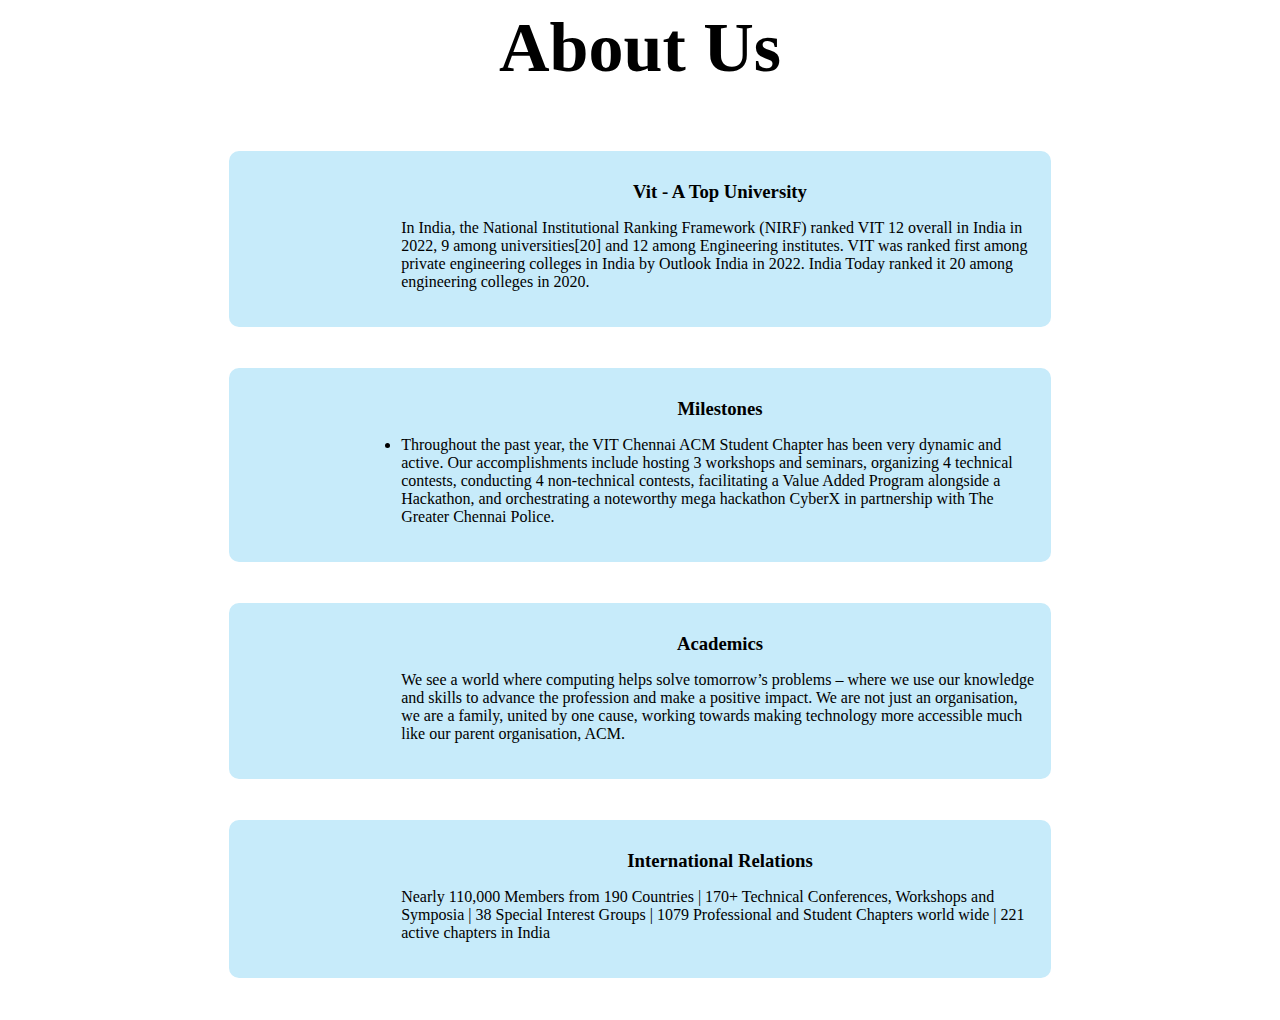
<file: AboutAcm.html>
<!DOCTYPE html>
<html lang="en">
<head>
    <meta charset="UTF-8">
    <meta name="viewport" content="width=device-width, initial-scale=1.0">
    <link rel="stylesheet" href="./css/AboutAcm.css">
    <title>About us</title>
</head>
<body>
    <span class="About">About Us</span>
    <div class="text-box">
        <div class="text">
            <div class="class-row">
                <i class="fa-solid fa-graduation-cap"></i>
                <h3>Vit - A Top University</h3>
                <p> In India, the National Institutional Ranking Framework (NIRF) ranked VIT 12 overall in India in
                    2022, 9 among universities[20] and 12 among Engineering institutes.
                    VIT was ranked first among private engineering colleges in India by Outlook India in 2022.
                    India Today ranked it 20 among engineering colleges in 2020.<br>
                </p>
            </div>
            <div class="class-row">
                <i class="fa-solid fa-trophy"></i>
                <h3>Milestones</h3>
                <p>
                <ul>
                    <li>Throughout the past year, the VIT Chennai ACM Student Chapter has been very dynamic and active. Our accomplishments include hosting 3 workshops and seminars, organizing 4 technical contests, conducting 4 non-technical contests, facilitating a Value Added Program alongside a Hackathon, and orchestrating a noteworthy mega hackathon CyberX in partnership with The Greater Chennai Police. 
                </ul>
                </p>
            </div>
            <div class="class-row">
                <i class="fa-solid fa-calendar-days"></i>
                <h3>Academics</h3>
                <p>
                    We see a world where computing helps solve tomorrow’s problems – where we use our knowledge 
                    and skills to advance the profession and make a positive impact.
                    We are not just an organisation, we are a family, united by one cause, working towards 
                    making technology more accessible much like our parent organisation, ACM.
                </p>
            </div>
            <div class="class-row">
                <i class="fa-solid fa-earth-americas"></i>
                <h3>International Relations</h3>
                <p>
                    Nearly 110,000 Members from 190 Countries | 170+ Technical Conferences, Workshops and Symposia |
                     38 Special Interest Groups | 1079 Professional and Student Chapters world wide | 221 active chapters in India
                </p>
            </div>
        </div>
    </div>
</body>
</html>
</file>
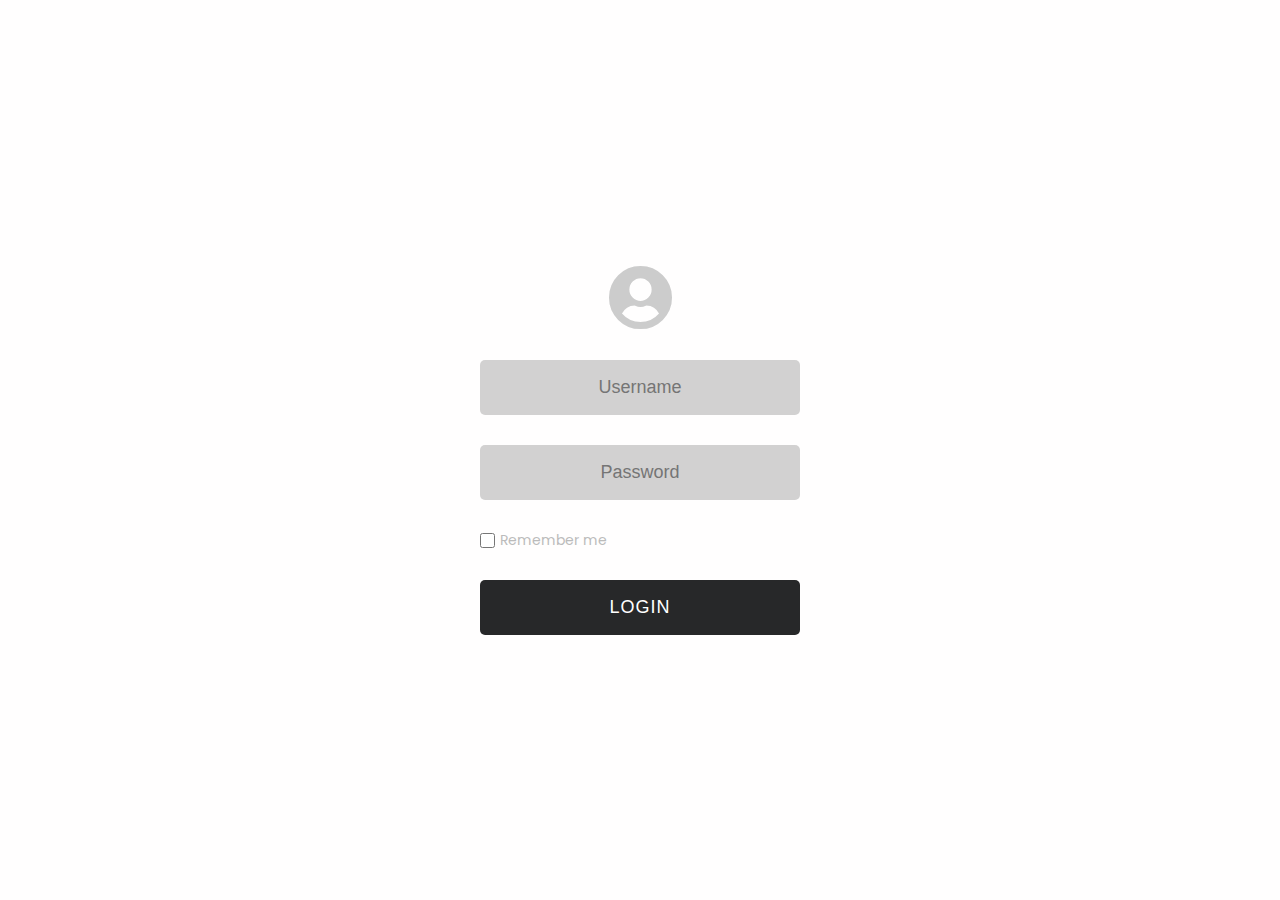
<file: Admin.html>
<!DOCTYPE html>
<html lang="en" dir="ltr">
  <head>
    <meta name="viewport" content="width=device-width, initial-scale=1.0">
    <meta charset="utf-8">
    <title>Admin Login</title>
    <link rel="stylesheet" href="./css/admin.css">
    <link rel="stylesheet" href="https://cdnjs.cloudflare.com/ajax/libs/font-awesome/5.14.0/css/all.min.css">
    <script src="https://cdnjs.cloudflare.com/ajax/libs/jquery/3.4.1/jquery.min.js" charset="utf-8"></script>
  </head>
  <body>

    <div class="form">
      <form class="login-form" action="" method="post" onsubmit="return checkCredentials()">
        <i class="fas fa-user-circle"></i>
        <input class="user-input" type="text" name="username" placeholder="Username" required>
        <input class="user-input" type="password" name="password" placeholder="Password" required>
        <div class="options-01">
          <label class="remember-me"><input type="checkbox" name="">Remember me</label>
        </div>
        <input class="btn" type="submit" name="" value="LOGIN">
        </div>
      </form>
    </div>

    <script type="text/javascript">

function checkCredentials() {
    var username = document.querySelector('.login-form input[name="username"]').value;
    var password = document.querySelector('.login-form input[name="password"]').value;

    if (username === 'admin' && password === 'password') {
      window.location.href = 'CertificateGeneratorPage0131213204309192349043.html';
      return false; // submission preventing
    } else {
      alert('Invalid credentials. Please try again.');
      return false; 
    }
  }

    $('.options-02 a').click(function(){
      $('form').animate({
        height: "toggle", opacity: "toggle"
      }, "slow");
    });
    </script>

  </body>
</html>
</file>
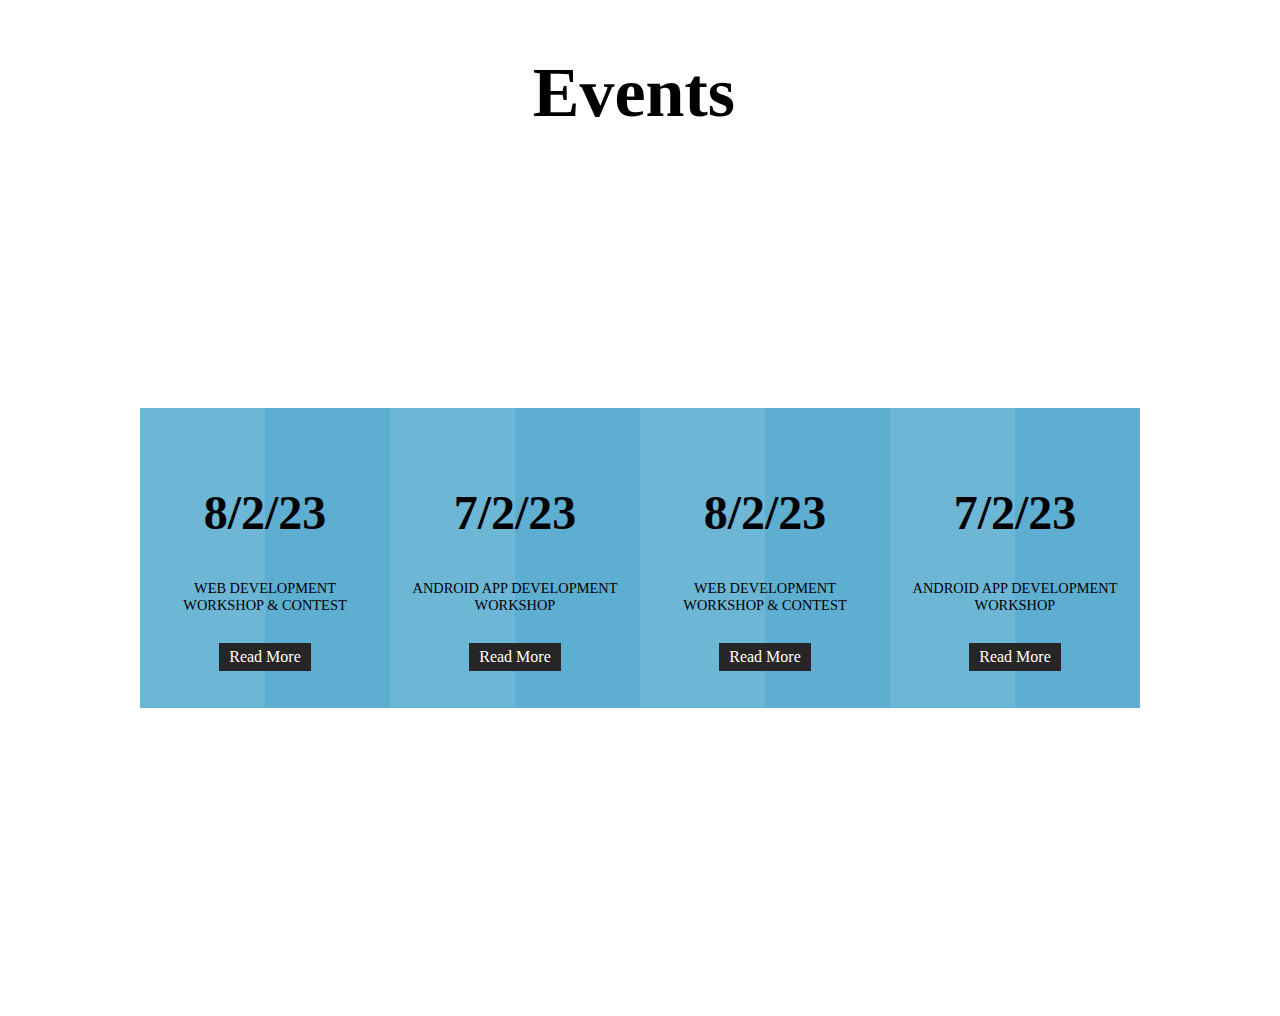
<file: Events.html>
<!DOCTYPE html>
<html lang="en">
<head>
	<meta name="viewport" content="width=device-width, initial-scale=1.0">
    <meta charset="UTF-8">
    <title>ACM - Events</title>
    <link rel="stylesheet" href="./css/Events.css">
</head>
<body>
    <span class="events">Events</span>
	<div class="container">
		<div class="card">
			<div class="content">
				<h2>8/2/23</h2>
				<p>WEB DEVELOPMENT WORKSHOP & CONTEST</p>
				<a href="https://vitchennai.acm.org/web-development-workshop.html">Read More</a>
			</div>
		</div>
		<div class="card">
			<div class="content">
				<h2>7/2/23</h2>
				<p>ANDROID APP DEVELOPMENT WORKSHOP</p>
				<a href="https://vitchennai.acm.org/web-development-workshop.html">Read More</a>
			</div>
		</div>
		<div class="card">
			<div class="content">
				<h2>8/2/23</h2>
				<p>WEB DEVELOPMENT WORKSHOP & CONTEST</p>
				<a href="https://vitchennai.acm.org/web-development-workshop.html">Read More</a>
			</div>
		</div>
		<div class="card">
			<div class="content">
				<h2>7/2/23</h2>
				<p>ANDROID APP DEVELOPMENT WORKSHOP</p>
				<a href="https://vitchennai.acm.org/web-development-workshop.html">Read More</a>
			</div>
		</div>
	</div>
</body>
</html>
</file>
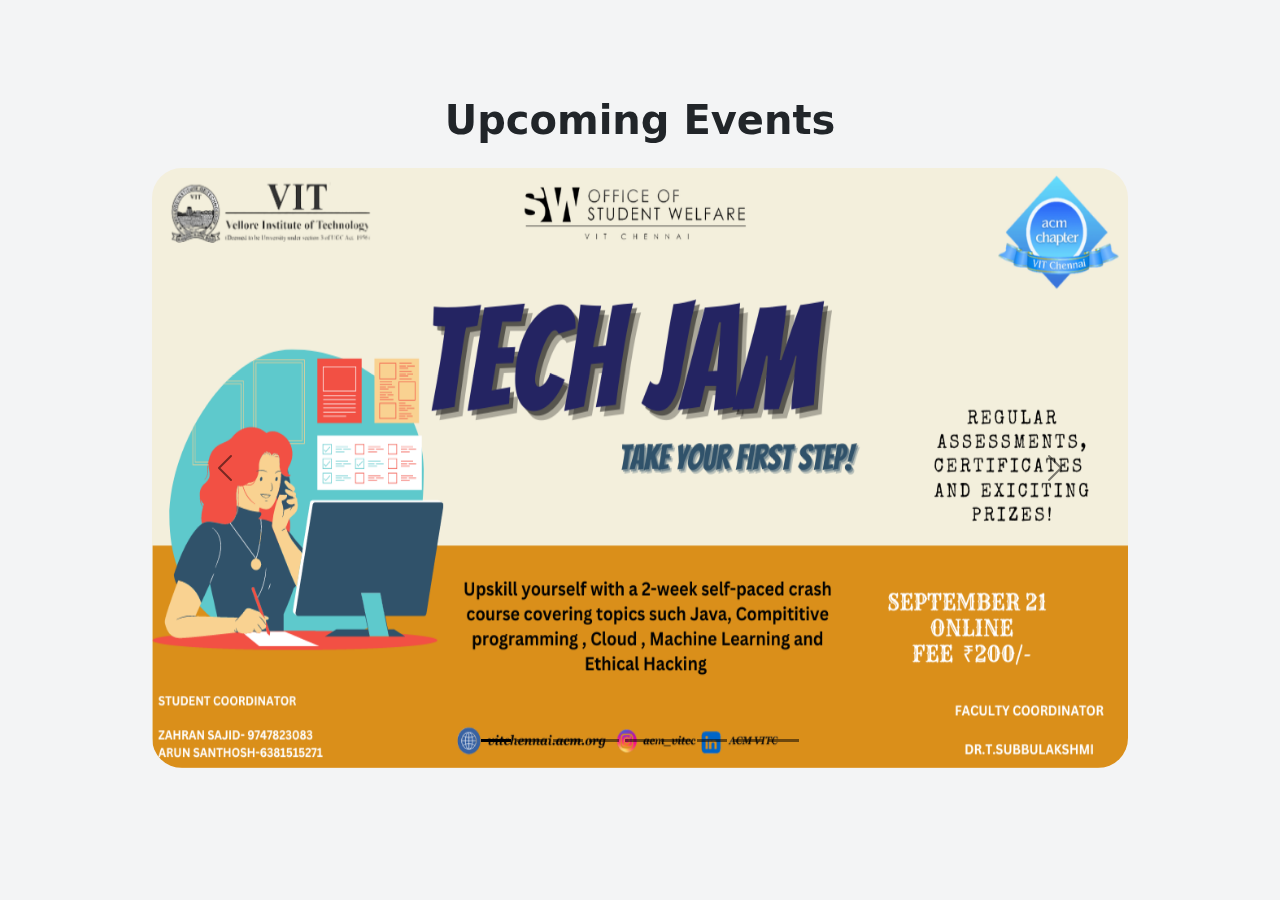
<file: Events2.html>
<!DOCTYPE html>
<html lang="en">
<head>
    <meta charset="UTF-8">
    <meta name="viewport" content="width=device-width, initial-scale=1.0">
    <link rel="stylesheet" href="./css/bootstrap.min.css">
    <link rel="stylesheet" href="./css/Events2.css">
    <title>Events2</title>
</head>
<body>
    <section class="my-5 py-5">
        <h3 class="display-6 fw-bold mb-4" data-aos="fade-up" style="text-align: center;">Upcoming Events</h3>
        <div class="container">
            <div class="row mb-4">
                <div class="col-md-12">
                    <div class="carousel slide carousel-dark" data-bs-ride="carousel" data-bs-interval="2000" data-aos="fade-up" id="carousel-2" style="height: 600px;border-top-left-radius: 50px;border-top-right-radius: 50px;border-bottom-right-radius: 50px;border-bottom-left-radius: 50px;">
                        <div class="carousel-inner h-100" style="border-top-left-radius: 30px;border-top-right-radius: 30px;border-bottom-right-radius: 30px;border-bottom-left-radius: 30px;">
                            <div class="carousel-item active h-100"><img class="w-100 d-block position-absolute h-100 fit-cover" src="./images/Tech Jam Wensite.png" alt="Slide Image" style="z-index: -1;">
                                <div class="container d-flex flex-column justify-content-center h-100">
                                    <div class="row">
                                        <div class="col-md-6 col-xl-4 offset-md-2">
                                            <div style="max-width: 350px;">
                                                <!-- <h1 class="text-uppercase fw-bold">Coming soon</h1> -->
                                                <!-- <p class="my-3"></p><a class="btn btn-outline-primary btn-lg" role="button" href="./images/Coming soon.png">Coming soon&nbsp;<svg xmlns="http://www.w3.org/2000/svg" width="1em" height="1em" fill="currentColor" viewBox="0 0 16 16" class="bi bi-arrow-right">
                                                        <path fill-rule="evenodd" d="M1 8a.5.5 0 0 1 .5-.5h11.793l-3.147-3.146a.5.5 0 0 1 .708-.708l4 4a.5.5 0 0 1 0 .708l-4 4a.5.5 0 0 1-.708-.708L13.293 8.5H1.5A.5.5 0 0 1 1 8z"></path>
                                                    </svg></a> -->
                                            </div>
                                        </div>
                                    </div>
                                </div>
                            </div>
                            <div class="carousel-item h-100"><img class="w-100 d-block position-absolute h-100 fit-cover" src="images/Coming soon_edit.png" alt="Slide Image" style="z-index: -1;">
                                <div class="container d-flex flex-column justify-content-center h-100">
                                    <div class="row">
                                        <div class="col-md-6 col-xl-4 offset-md-2">
                                            <div style="max-width: 350px;">
                                                <!-- <h1 class="text-uppercase fw-bold">Poster - 2</h1>
                                                <p class="my-3"></p><a class="btn btn-outline-primary btn-lg" role="button" href="android-app-dev-workshop.html">Explore more&nbsp;<svg xmlns="http://www.w3.org/2000/svg" width="1em" height="1em" fill="currentColor" viewBox="0 0 16 16" class="bi bi-arrow-right">
                                                        <path fill-rule="evenodd" d="M1 8a.5.5 0 0 1 .5-.5h11.793l-3.147-3.146a.5.5 0 0 1 .708-.708l4 4a.5.5 0 0 1 0 .708l-4 4a.5.5 0 0 1-.708-.708L13.293 8.5H1.5A.5.5 0 0 1 1 8z"></path>
                                                    </svg></a> -->
                                            </div>
                                        </div>
                                    </div>
                                </div>
                            </div>
                        <div><a class="carousel-control-prev" href="#carousel-2" role="button" data-bs-slide="prev"><span class="carousel-control-prev-icon"></span><span class="visually-hidden">Previous</span></a><a class="carousel-control-next" href="#carousel-2" role="button" data-bs-slide="next"><span class="carousel-control-next-icon"></span><span class="visually-hidden">Next</span></a></div>
                        <div class="carousel-indicators"><button type="button" data-bs-target="#carousel-2" data-bs-slide-to="0" class="active"></button> <button type="button" data-bs-target="#carousel-2" data-bs-slide-to="1"></button> <button type="button" data-bs-target="#carousel-2" data-bs-slide-to="2"></button> <button type="button" data-bs-target="#carousel-2" data-bs-slide-to="3"></button> <button type="button" data-bs-target="#carousel-2" data-bs-slide-to="4"></button> <button type="button" data-bs-target="#carousel-2" data-bs-slide-to="5"></button> <button type="button" data-bs-target="#carousel-2" data-bs-slide-to="6"></button> <button type="button" data-bs-target="#carousel-2" data-bs-slide-to="7"></button> <button type="button" data-bs-target="#carousel-2" data-bs-slide-to="8"></button></div>
                    </div>
                </div>
            </div>
        </div>
    </section>
    <script src="./js/bootstrap.min.js"></script>
</body>
</html>
</file>
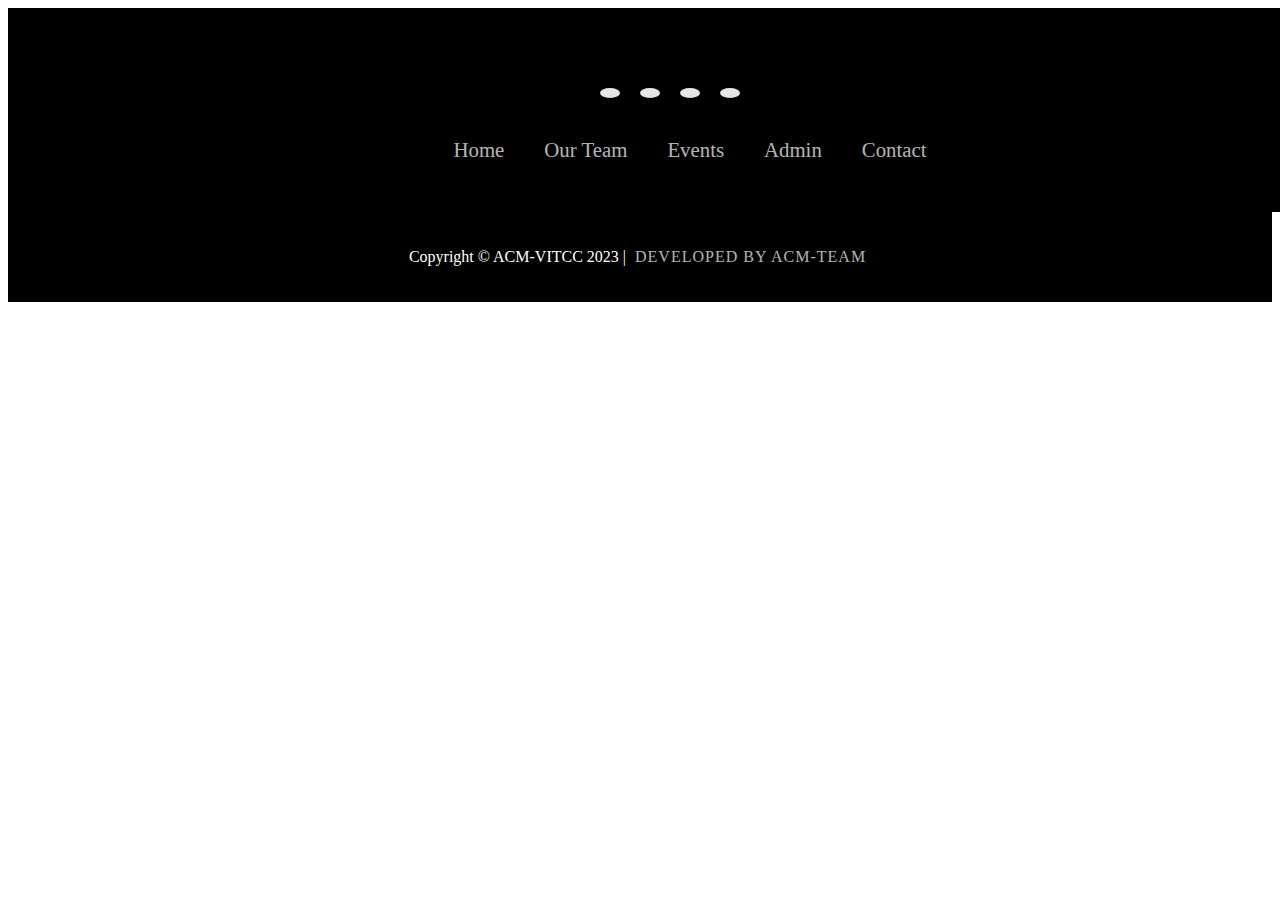
<file: Footer.html>
<!DOCTYPE html>
<html lang="en">
<head>
    <meta charset="UTF-8">
    <meta name="viewport" content="width=device-width, initial-scale=1.0">
    <title>Footer</title>
    <link rel="stylesheet" href="./css/Footer.css">
    <link rel="stylesheet" href="https://cdnjs.cloudflare.com/ajax/libs/font-awesome/6.4.0/css/all.min.css" integrity="sha512-iecdLmaskl7CVkqkXNQ/ZH/XLlvWZOJyj7Yy7tcenmpD1ypASozpmT/E0iPtmFIB46ZmdtAc9eNBvH0H/ZpiBw==" crossorigin="anonymous" referrerpolicy="no-referrer" />
</head>
<body>
    <div class="footerContainer">
        <div class="socialIcons">
            <a href="https://www.facebook.com/profile.php?id=100089029279317" target="_blank"><i class="fa-brands fa-facebook"></i></a>
            <a href="https://www.instagram.com/acm_vitcc/" target="_blank"><i class="fa-brands fa-instagram"></i></a>
            <a href="https://www.linkedin.com/in/acm-vitc-412770260/" target="_blank"><i class="fa-brands fa-linkedin-in"></i></a>
            <a href="https://www.youtube.com/@vitccacmstudentchapter2499/featured" target="_blank"><i class = "fa-brands fa-youtube"></i></a>
        </div>
        <div class="footerNav">
            <ul>
                <li><a href="./index.html">Home</a></li>
                <li><a href="./Teampage.html">Our Team</a></li>
                <li><a href="./PastEvents.html">Events</a></li>
                <li><a href="./Admin.html">Admin</a></li>
                <li><a href="">Contact</a></li>
            </ul>
        </div>
    </div>
    <div class="footerBottom">
        <p>Copyright © ACM-VITCC 2023  |  <span class="designer">Developed by ACM-Team</span></p>
    </div>
</body>
</html>
</file>
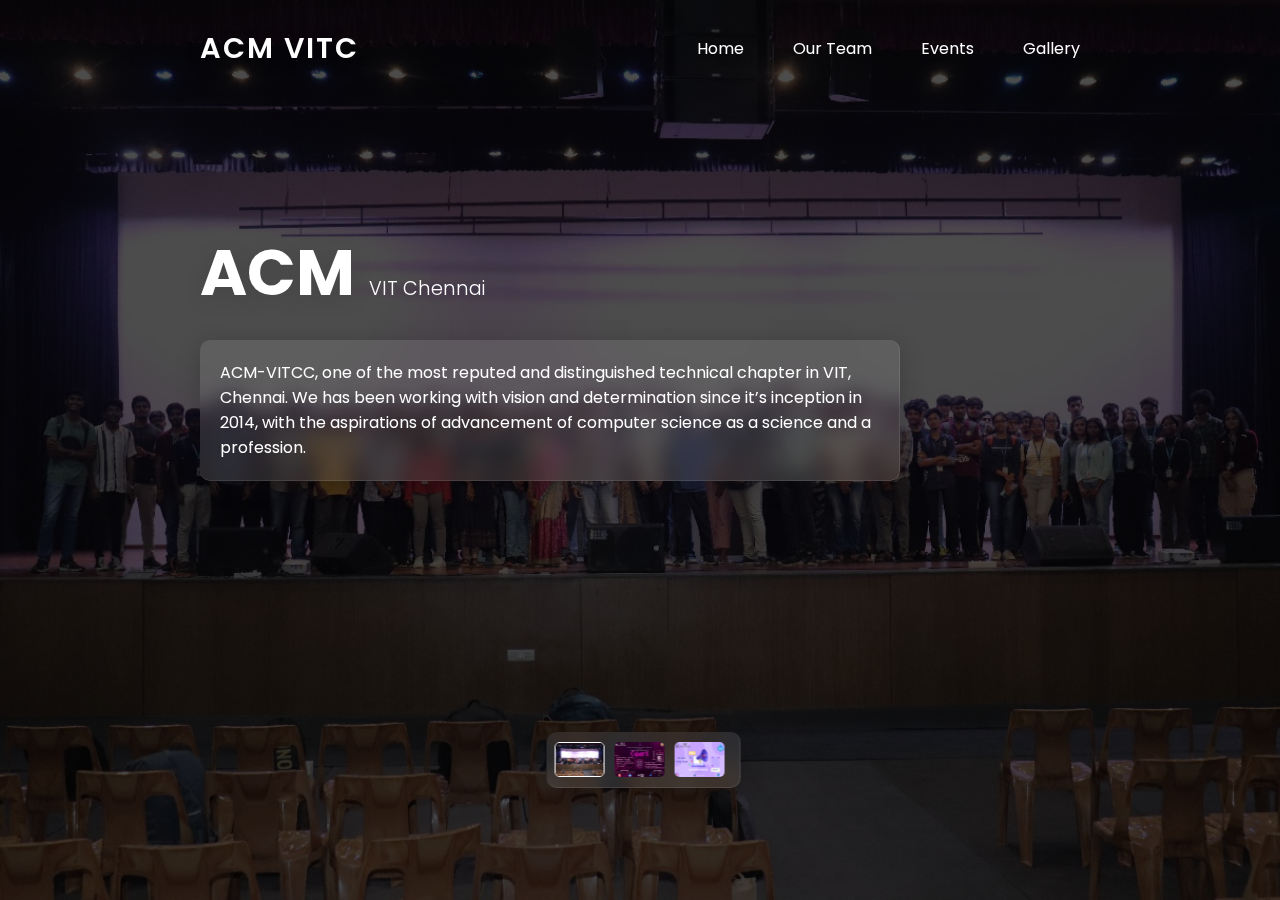
<file: Hero.html>
<!DOCTYPE html>
<html lang="en" dir="ltr">
<head>
  <meta charset="utf-8">
  <meta name="viewport" content="width=device-width, initial-scale=1.0">
  <link rel="stylesheet" href="css/swiper-bundle.min.css">
  <link rel="stylesheet" href="css/Hero.css">
  <link rel="stylesheet" href="https://unicons.iconscout.com/release/v4.0.0/css/line.css">

  <title>Landing page</title>
  
</head>
<body>

  <header>
    <div class="nav-bar ">
      <a href="" class="logo">acm vitc</a>
      <div class="navigation">
        <input type="checkbox" id="check">
        <label for="check">
        <i class="uil uil-apps nav-menu-btn" id="button"></i>
        <i class="uil uil-times nav-close-btn" id="cancel"></i>
      </label>
        <div class="nav-items">
          <a href="./index.html"><i class="uil uil-home"></i> Home</a>
          <a href="./Teampage.html"><i class="uil uil-compass"></i> Our Team</a>
          <a href="./PastEvents.html"><i class="uil uil-info-circle"></i> Events</a>
          <a href="./GalleryPage.html"><i class="uil uil-document-layout-left"></i>Gallery</a>
        </div>
      </div>
    </div>
  </header>

  <section class="home">
    <div class="media-icons">
      <a href="https://www.facebook.com/profile.php?id=100089029279317" target="_blank"><i class="uil uil-facebook-f"></i></a>
      <a href="https://www.instagram.com/acm_vitcc/" target="_blank"><i class="uil uil-instagram"></i></a>
      <a href="https://www.linkedin.com/in/acm-vitc-412770260/" target="_blank"><i class="uil uil-linkedin"></i></a>
      <a href="https://www.youtube.com/@vitccacmstudentchapter2499/featured" target="_blank"><i class="uil uil-youtube"></i></a>

    </div>

    <div class="swiper bg-slider">
      <div class="swiper-wrapper">
        <div class="swiper-slide">
          <img src="images/opening_image.jpg" alt="">
          <div class="text-content">
            <h2 class="title">ACM <span>VIT Chennai</span></h2>
            <p>ACM-VITCC, one of the most reputed and distinguished technical chapter in VIT, Chennai. 
              We has been working with vision and determination since it’s inception in 2014, 
              with the aspirations of advancement of computer science as a science and a profession. 
              </p>
          </div>
        </div>
        <div class="swiper-slide dark-layer">
          <img src="images/CyperXPoster.jpg" alt="">
          <div class="text-content">
            <h2 class="title">CyberX</h2>
            <p>• CyberX is an innovative hackathon organized by VIT Chennai in association with the Greater Chennai Police in order to foster development of tools and technology.
              • The domain for the hackathon is CYBER SECURITY.
              • The hackathon will be held in a hybrid form with the intial idea submission round being online and the grand finale at VIT, Chennai campus.
              • The hackathon aims to bring together the brightest minds and and focus their efforts towards building the tech of tomorrow and to help serve society.</p>
            <button class="read-btn">Read More <i class="uil uil-arrow-right"></i></button>
          </div>
        </div>
        <div class="swiper-slide dark-layer">
          <img src="images/Recruitment.png" alt="">
          <div class="text-content">
            <h2 class="title">Recruitments <span>ACM</span></h2>
            <p>ACM-VITCC, one of the most reputed and distinguished technical chapter in VIT, Chennai. 
              We has been working with vision and determination since it’s inception in 2014, 
              with the aspirations of advancement of computer science as a science and a profession.</p>
            <button class="read-btn"><a href="https://docs.google.com/forms/d/e/1FAIpQLSfwJ46KG_qEALK-IxKRN32ZEiT6HQhJN2y2WfzdsWjOH5TzBA/viewform">Apply Now</a>  <i class="uil uil-arrow-right"></i></button>
          </div>
        </div>
      </div>
    </div>
    
    <div class="bg-slider-thumbs">
      <div class="swiper-wrapper thumbs-container">
        <img src="images/opening_image.jpg" class="swiper-slide" alt="">
        <img src="images/CyperXPoster.jpg" class="swiper-slide" alt="">
        <img src="images/Recruitment.png" class="swiper-slide" alt="">
      </div>
    </div>
  </section>

  <script src="js/swiper-bundle.min.js"></script>
  <script src="js/main.js"></script>

</body>
</html>
</file>
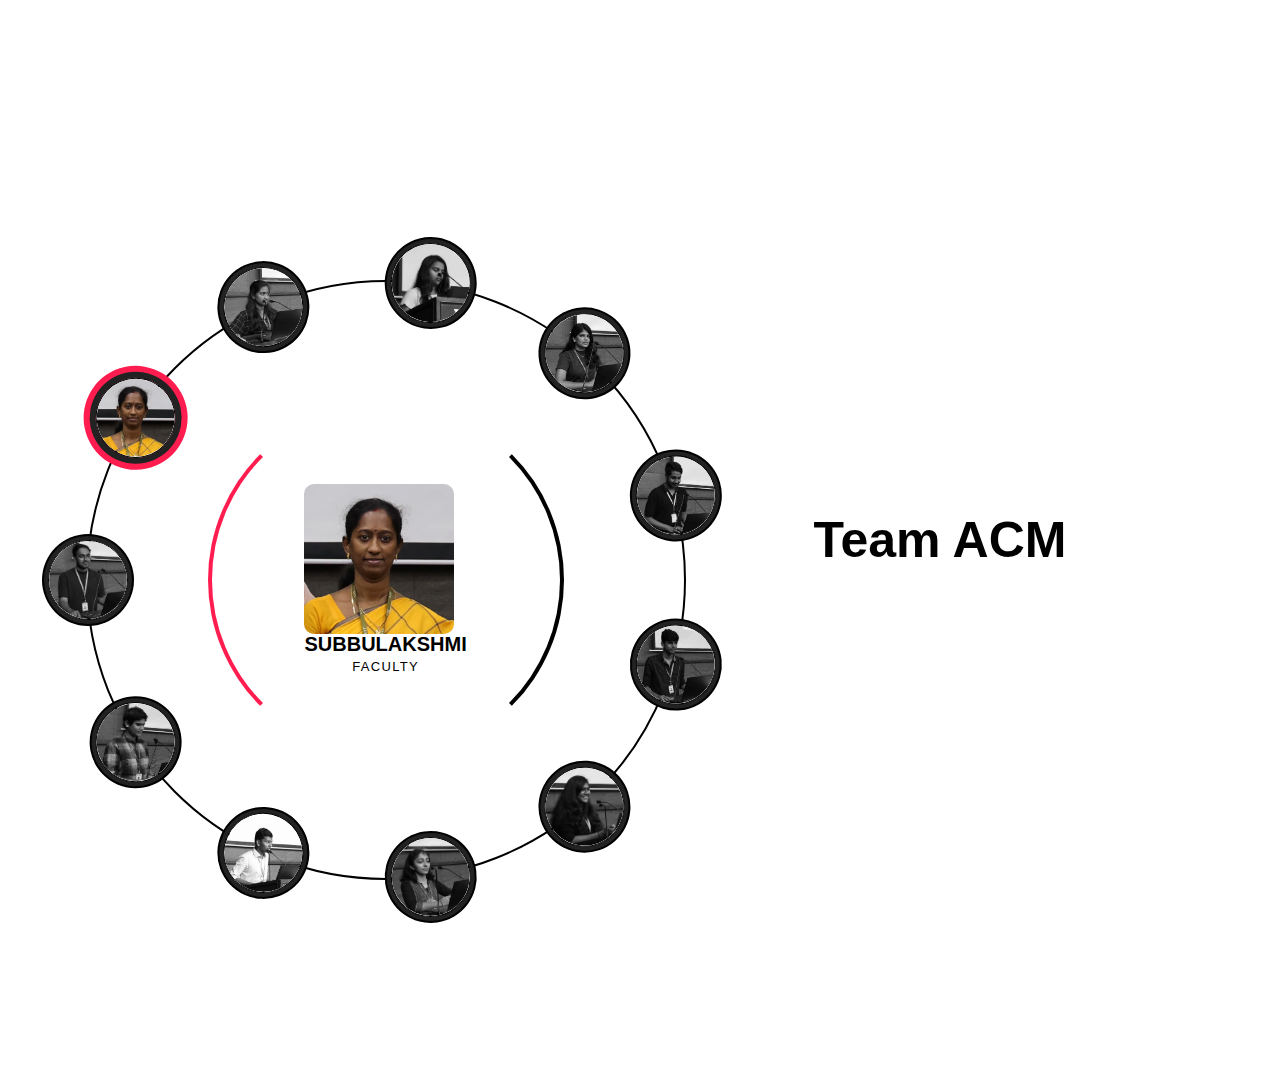
<file: Team.html>
<!DOCTYPE html>
<html lang="en">
<head>
    <meta charset="UTF-8">
    <link rel="stylesheet" href="https://cdnjs.cloudflare.com/ajax/libs/font-awesome/6.4.0/css/all.min.css" integrity="sha512-iecdLmaskl7CVkqkXNQ/ZH/XLlvWZOJyj7Yy7tcenmpD1ypASozpmT/E0iPtmFIB46ZmdtAc9eNBvH0H/ZpiBw==" crossorigin="anonymous" referrerpolicy="no-referrer" />
    <meta name="viewport" content="width=device-width, initial-scale=1.0">
    <link rel="stylesheet" href="./css/Team.css">
    <title>ACM - team</title>
</head>
<body>
    <main>
     <div class="container">
        <div class="icon">
            <div class="imgBx active" style="--i:1" data-id="content1">
                <img src="./images/team/subbulakshmi.png">
            </div>
            <div class="imgBx" style="--i:2" data-id="content2">
                <img src="./images/team/josiga.jpg">
            </div>
            <div class="imgBx" style="--i:3" data-id="content3">
                <img src="./images/team/manisha.jpg">
            </div>
            <div class="imgBx" style="--i:4" data-id="content4">
                <img src="./images/team/Janani.jpg">
            </div>
            <div class="imgBx" style="--i:5" data-id="content5">
                <img src="./images/team/arun.jpg">
            </div>
            <div class="imgBx" style="--i:6" data-id="content6">
                <img src="./images/team/krishnaprasaad.jpg">
            </div>
            <div class="imgBx" style="--i:7" data-id="content7">
                <img src="./images/team/dharani.jpg">
            </div>
            <div class="imgBx" style="--i:8" data-id="content8">
                <img src="./images/team/Smruthi.jpg">
            </div>
            <div class="imgBx" style="--i:9" data-id="content9">
                <img src="./images/team/dazzel.jpg">
            </div>
            <div class="imgBx" style="--i:10" data-id="content10">
                <img src="./images/team/Boopash.jpg">
            </div>
            <div class="imgBx" style="--i:11" data-id="content11">
                <img src="./images/team/Zaron.jpg">
            </div>
        </div>
        <div class="content">
            <div class="contentBx active" id="content1">
                <div class="card">
                    <div class="imgBx">
                        <img src="./images/team/subbulakshmi.png">
                    </div>
                    <div class="textBx">
                        <h2>SUBBULAKSHMI <br><span>Faculty</span></h2>
                        <!--<ul class="sci">
                            <li><a href="#"><i class="fa-brands fa-facebook-f"></i></a></li>
                            <li><a href="#"><i class="fa-brands fa-twitter"></i></a></li>
                            <li><a href="#"><i class="fa-brands fa-linkedin-in"></i></a></li>
                            <li><a href="#"><i class="fa-brands fa-instagram"></i></a></li>
                        </ul>-->
                    </div>
                </div>
            </div>
            <div class="contentBx " id="content2">
                <div class="card">
                    <div class="imgBx">
                        <img src="./images/team/josiga.jpg">
                    </div>
                    <div class="textBx">
                        <h2>JOSIGA <br><span>Chair</span></h2>
                    </div>
                </div>
            </div>
            <div class="contentBx " id="content3">
                <div class="card">
                    <div class="imgBx">
                        <img src="./images/team/manisha.jpg">
                    </div>
                    <div class="textBx">
                        <h2>MANISHA <br><span>Management Head</span></h2>
                    </div>
                </div>
            </div>
            <div class="contentBx " id="content4">
                <div class="card">
                    <div class="imgBx">
                        <img src="./images/team/Janani.jpg">
                    </div>
                    <div class="textBx">
                        <h2>JANANI  <br><span>Membership Chair</span></h2>
                    </div>
                </div>
            </div>
            <div class="contentBx " id="content5">
                <div class="card">
                    <div class="imgBx">
                        <img src="./images/team/arun.jpg">
                    </div>
                    <div class="textBx">
                        <h2>ARUN <br><span>Secretary</span></h2>
                    </div>
                </div>
            </div>
            <div class="contentBx " id="content6">
                <div class="card">
                    <div class="imgBx">
                        <img src="./images/team/krishnaprasaad.jpg">
                    </div>
                    <div class="textBx">
                        <h2>KRISHNAPRASAAD<br/><span>Webmaster</span></h2>
                    </div>
                </div>
            </div>
            <div class="contentBx " id="content7">
                <div class="card">
                    <div class="imgBx">
                        <img src="./images/team/dharani.jpg">
                    </div>
                    <div class="textBx">
                        <h2>DHAARANI <br><span>Vice Chair</span></h2>
                    </div>
                </div>
            </div>
            <div class="contentBx " id="content8">
                <div class="card">
                    <div class="imgBx">
                        <img src="./images/team/Smruthi.jpg">
                    </div>
                    <div class="textBx">
                        <h2>SMRUTHI <br><span>Treasurer</span></h2>
                    </div>
                </div>
            </div>
            <div class="contentBx " id="content9">
                <div class="card">
                    <div class="imgBx">
                        <img src="./images/team/dazzel.jpg">
                    </div>
                    <div class="textBx">
                        <h2>Dazzle <br><span>Marketing Lead</span></h2>
                    </div>
                </div>
            </div>
            <div class="contentBx " id="content10">
                <div class="card">
                    <div class="imgBx">
                        <img src="./images/team/Boopash.jpg">
                    </div>
                    <div class="textBx">
                        <h2>bhoopesh <br><span>Content Head</span></h2>
                    </div>
                </div>
            </div>
            <div class="contentBx " id="content11">
                <div class="card">
                    <div class="imgBx">
                        <img src="./images/team/Zaron.jpg">
                    </div>
                    <div class="textBx">
                        <h2>Zahran Sajid <br><span>Research Lead</span></h2>
                    </div>
                </div>
            </div>

        </div>
     </div>
     <div class="team">Team ACM</div>
    </main>
    
     <script>
        let imgBx= document.querySelectorAll('.imgBx');
        let contentBx= document.querySelectorAll('.contentBx');

        for (let i=0; i<imgBx.length; i++){
            imgBx[i].addEventListener('mouseover',function(){
                for(let i=0;i<contentBx.length;i++){
                    contentBx[i].className='contentBx';
                }
                document.getElementById(this.dataset.id).className='contentBx active';

                for(let i=0;i<imgBx.length;i++){
                    imgBx[i].className='imgBx';
                }
                this.className ='imgBx active';
            })
        }
     </script>
</body>
</html>
</file>
<file: css/AboutAcm.css>
.About{
    /* position: relative; */
    display: flex;
  justify-content: center;
  align-items: center;
    
    font-size: 70px;
    font-weight: bold;
}

@media (min-width: 600px) {
    .About {
      left: 25%;
    }
  }

.text{
    display: flex;
    justify-content: space-between;
    margin: auto;
    margin-top: 5%;
    width: 65%;
    display: block;
}
.class-row{
    flex-basis: 31%;
    background: #c7ebfa;
    /* acdff5 */
    border-radius: 10px;
    margin-bottom: 5%;
    padding: 20px 12px;
    box-sizing: border-box;
    transition: 0.5s;
}
.class-row h3{
    text-align: center;
    font-weight: 600;
    margin: 10px 0;
}
.class-row:hover{
    box-shadow: 0 0 20px 0px rgba(0, 0, 0, 0.2);
}
.class-row i{
    height: 100px;
    float: left;
    shape-outside: margin-box;
    margin: 0 30px;
}

.class-row i{
    margin-top: 3%;
    font-size: 80px;
    width: 100px;
}
</file>
<file: css/admin.css>
@import url('https://fonts.googleapis.com/css2?family=Poppins:wght@100;200;300;400;500;600;700;800;900&display=swap');

*{
  margin: 0;
  padding: 0;
  box-sizing: border-box;
  text-decoration: none;
}

body{
  height: 100vh;
  display: flex;
  justify-content: center;
  align-items: center;
  background: #fffefe;
}

.form{
  z-index: 1;
  font-family: "Poppins", sans-serif;
  position: absolute;
  width: 320px;
  text-align: center;
}

.form i{
  z-index: 1;
  color: #ccc;
  font-size: 65px;
  margin-bottom: 30px;
}

.form .signup-form{
  display: none;
}

.form .user-input{
  width: 320px;
  height: 55px;
  margin-bottom: 30px;
  outline: none;
  border: none;
  background: rgba(31, 30, 30, 0.2);
  color: #fff;
  font-size: 18px;
  text-align: center;
  border-radius: 5px;
  transition: 0.5s;
  transition-property: border-left, border-right, box-shadow;
}

.form .user-input:hover, .form .user-input:focus, .form .user-input:active{
  border-left: solid 8px #242c38;
  border-right: solid 8px #242c38;
  box-shadow: 0 0 50px rgba(80, 81, 83, 0.8);
}

.form .options-01{
  margin-bottom: 50px;
}

.form .options-01 input{
  width: 15px;
  height: 15px;
  margin-right: 5px;
}

.form .options-01 .remember-me{
  color: #bbb;
  font-size: 14px;
  display: flex;
  align-items: center;
  float: left;
  cursor: pointer;
}

.form .options-01 a{
  color: #888;
  font-size: 14px;
  font-style: italic;
  float: right;
}

.form .btn{
  outline: none;
  border: none;
  width: 320px;
  height: 55px;
  background: #272829;
  color: #fff;
  font-size: 18px;
  letter-spacing: 1px;
  border-radius: 5px;
  cursor: pointer;
  transition: 0.5s;
  transition-property: border-left, border-right, box-shadow;
}

.form .btn:hover{
  border-left: solid 8px rgba(255, 255, 255, 0.5);
  border-right: solid 8px rgba(255, 255, 255, 0.5);
}

.form .options-02{
  color: #bbb;
  font-size: 14px;
  margin-top: 30px;
}

.form .options-02 a{
  color: #242425;
}

/* Responsive CSS */

@media screen and (max-width: 500px){
  .form{
    width: 95%;
  }

  .form .user-input{
    width: 100%
  }

  .form .btn{
    width: 100%;
  }
}
</file>
<file: css/Events.css>
.events{
    position: absolute;
    margin-left: 41%;
    margin-top: 3.5%;
    font-size: 70px;
    font-weight: bold;
}
.container
{
    align-items: center;
    min-height: 100vh;
    margin: auto;
    max-width: 1000px;
    position: relative;
    display: flex;
    padding-top: 100px;
    /* justify-content: center; */
    flex-wrap: wrap;
    transition: 0.5s;
}
.container:hover .card
{
    filter: blur(5px);
    transform: scale(.7);
}
.container .card
{
    position: relative;
    width: 250px;
    height: 300px;
    background: #807c7c;
    display: flex;
    justify-content: center;
    align-items: center;
    transition: 0.5s;

}
.container .card:hover
{
    filter: blur(0px);
    transform: scale(1);
}
.container .card:before
{
    content: '';
    position: absolute;
    width: 100%;
    height: 100%;
    background: #5daed1;
    
    z-index: 1;
    transition: 0.5s;
}
.container .card:hover:before
{
    background: #000;
    transform: scaleY(1.15);
    box-shadow: 0 5px 15px rgba(0,0,0,.2);
}
.container .card:after
{
    content: '';
    position: absolute;
    top: 0;
    left: 0;
    width: 50%;
    height: 100%;
    transition: 0.5s;
    background: rgba(255,255,255,.1);
    z-index: 1;
}
.container .card:hover:after
{
    transform: scaleY(1.15);
}
.container .card:hover
{
    z-index: 1;
}
.container .card .content
{
    text-align: center;
    z-index: 2;
    padding: 0 20px;
    transition: 0.5s;
}
.container .card:hover .content
{
    color: #fff;
}
.container .card .content h2
{
    font-size: 3em;
}
.container .card .content p
{
    font-size: 0.9em;
}
.container .card .content a
{
    display: inline-block;
    margin-top: 15px;
    padding: 5px 10px;
    background: #262626;
    color: #fff;
    text-decoration: none;
}
.container .card:hover .content a
{
    background: #2196F3;
}
</file>
<file: css/Events2.css>
body {
    background: #f3f4f5;
  }
  
  .btn {
    border-radius: 10px;
  }
  
  .navbar {
    background: rgba(241, 242, 244, 0.8);
    border-bottom: 1px solid #dfe3e7 ;
    backdrop-filter: blur(16px);
    -webkit-backdrop-filter: blur(16px);
  }
  
  .hero-content {
    background: #f3f4f5;
  }
  
  @media (min-width: 768px) {
    .hero-content {
      background: transparent;
      height: 500px;
    }
  }
  
  @media (min-width: 1200px) {
    .hero-content {
      height: 600px;
    }
  }
  
  @media (min-width: 1400px) {
    .hero-content {
      height: 800px;
    }
  }
  
  .card .btn {
    border-radius: 20px;
    padding-left: 16px;
    margin-left: -16px;
    background: transparent;
    border-style: none;
  }
  
  .card:hover .card-img {
    transform: scale(1.10);
  }
  
  .card {
    overflow: hidden;
    border-radius: 20px;
  }
  
  .card .card-img {
    transition: all ease .3s;
  }
  
  @media (min-width: 768px) {
    .card-content-half {
      width: 50%;
    }
  }
  
  @media (min-width: 1200px) {
    .container {
      max-width: 1000px;
    }
  }
  
  .card:hover .btn {
    background: var(--bs-blue);
    color: white;
  }
  
  .pricing-card .btn {
    padding-left: 0;
  }
</file>
<file: css/Footer.css>
footer{
    background-color: #111;
}

.footerContainer{
    background-color: #000;
    width: 100%;
    padding: 70px 30px 20px;
}

.socialIcons{
    display: flex;
    justify-content: center;
}

.socialIcons a{
    text-decoration: none;
    padding: 10px;
    padding-top: 5px;
    padding-bottom: 5px;
    background-color: white;
    margin: 10px;

    border-radius:50%;
    font-size: 2em;
    color: black;
    opacity: 0.9;
}

.socialIcons a:hover{
    background-color: #111;
    transition: 0.5s;

    color: white;
    transition: 0.5s;
}

.footerNav{
    margin: 30px 0;
}

.footerNav ul{
    display: flex;
    justify-content: center;
    list-style-type: none;
}

.footerNav ul li a{
    color: white;
    margin: 20px;
    text-decoration: none;
    font-size: 1.3em;
    opacity: 0.7;
    transition: 0.5s;
}

.footerNav ul li a:hover{
    opacity: 1;
}

.footerBottom{
    background-color: #000;
    padding: 20px;
    text-align: center;
}

.footerBottom p{
    color: white;
}

.designer{
    opacity: 0.7;
    text-transform: uppercase;
    letter-spacing: 1px;
    font-weight: 400;
    margin: 0px 5px;
}

@media (max-width: 700px){
    .footerNav ul{
        flex-direction: column;
    }
    .footerNav ul li{
        width: 100%;
        text-align: center;
        margin: 10px;
    }
}
</file>
<file: css/Hero.css>
@import url('https://fonts.googleapis.com/css2?family=Poppins:ital,wght@0,100;0,200;0,300;0,400;0,500;0,600;0,700;0,800;0,900;1,100;1,200;1,300;1,400;1,500;1,600;1,700;1,800;1,900&display=swap');

:root{
  --white-color: #fff;
  --dark-color: #222;
  --body-bg-color: #fff;
  --section-bg-color: #202834;
  --navigation-item-hover-color: #3b5378;

  --text-shadow: 0 5px 25px rgba(0, 0, 0, 0.1);
  --box-shadow: 0 5px 25px rgb(0 0 0 / 20%);

  --scroll-bar-color: #fff;
  --scroll-thumb-color: #282f4e;
  --scroll-thumb-hover-color: #454f6b;
}

::-webkit-scrollbar{
  width: 11px;
  background: var(--scroll-bar-color);
}

::-webkit-scrollbar-thumb{
  width: 100%;
  background: var(--scroll-thumb-color);
  border-radius: 2em;
}

::-webkit-scrollbar-thumb:hover{
  background: var(--scroll-thumb-hover-color);
}

*{
  margin: 0;
  padding: 0;
  box-sizing: border-box;
  font-family: 'Poppins', sans-serif;
}

body{
  background: var(--body-bg-color);
}

section{
  position: relative;
}

.section{
  color: var(--white-color);
  background: var(--section-bg-color);
  padding: 35px 200px;
  transition: 0.3s ease;
}

header{
  z-index: 999;
  position: absolute;
  width: 100%;
  height: calc(5rem + 1rem);
  top: 0;
  left: 0;
  display: flex;
  justify-content: center;
  transition: 0.5s ease;
  transition-property: height, background;
}

header.sticky{
  height: calc(2.5rem + 1rem);
  background: rgba(255, 255, 255, 0.1);
  backdrop-filter: blur(20px);
  border-bottom: 1px solid rgba(255, 255, 255, 0.1);
}

header .nav-bar{
  position: relative;
  width: 100%;
  display: flex;
  align-items: center;
  justify-content: space-between;
  padding: 0 200px;
  transition: 0.3s ease;
}

.nav-close-btn, .nav-menu-btn,#check{
  display: none;
}

.nav-bar .logo{
  color: var(--white-color);
  font-size: 1.8em;
  font-weight: 600;
  letter-spacing: 2px;
  text-transform: uppercase;
  text-decoration: none;
  text-shadow: var(--text-shadow);
}

.navigation .nav-items a{
  color: var(--white-color);
  font-size: 1em;
  text-decoration: none;
  text-shadow: var(--text-shadow);
}

.navigation .nav-items a i{
  display: none;
}

.navigation .nav-items a:not(:last-child){
  margin-right: 45px;
}

.home{
  min-height: 100vh;
}

.home:before{
  z-index: 888;
  content: '';
  position: absolute;
  width: 100%;
  height: 50px;
  bottom: 0;
  left: 0;
}

.bg-slider{
  z-index: 777;
  position: relative;
  width: 100%;
  min-height: 100vh;
}

.bg-slider .swiper-slide{
  position: relative;
  width: 100%;
  height: 100vh;
}

.bg-slider .swiper-slide img{
  width: 100%;
  height: 100vh;
  object-fit: cover;
  background-position: center;
  background-size: cover;
  pointer-events: none;
  filter: brightness(0.3);
}

.swiper-slide .text-content{
  position: absolute;
  top: 25%;
  color: var(--white-color);
  margin: 0 200px;
  transition: 0.3s ease;
}

.swiper-slide .text-content .title{
  font-size: 4em;
  font-weight: 700;
  text-shadow: var(--text-shadow);
  margin-bottom: 20px;
  transform: translateY(-50px);
  opacity: 0;
}

.swiper-slide-active .text-content .title{
  transform: translateY(0);
  opacity: 1;
  transition: 1s ease;
  transition-delay: 0.3s;
  transition-property: transform, opacity;
}

.swiper-slide .text-content .title span{
  font-size: 0.3em;
  font-weight: 300;
}

.swiper-slide .text-content p{
  max-width: 700px;
  background: rgba(255, 255, 255, 0.1);
  backdrop-filter: blur(10px);
  text-shadow: var(--text-shadow);
  padding: 20px;
  border-radius: 10px;
  border-bottom: 1px solid rgba(255, 255, 255, 0.1);
  border-right: 1px solid rgba(255, 255, 255, 0.1);
  box-shadow: var(--box-shadow);
  transform: translateX(-80px);
  opacity: 0;
}

.swiper-slide-active .text-content p{
  transform: translateX(0);
  opacity: 1;
  transition: 1s ease;
  transition-delay: 0.3s;
  transition-property: transform, opacity;
}

.swiper-slide .text-content .read-btn{
  border: none;
  outline: none;
  background: var(--white-color);
  color: var(--dark-color);
  font-size: 1em;
  font-weight: 500;
  padding: 8px 25px;
  display: flex;
  align-items: center;
  margin-top: 40px;
  border-radius: 10px;
  cursor: pointer;
  transform: translateX(50px);
  opacity: 0;
}

.swiper-slide-active .text-content .read-btn{
  transform: translateX(0);
  opacity: 1;
  transition: 1s ease;
  transition-delay: 0.3s;
  transition-property: transform, opacity;
}

.swiper-slide .text-content .read-btn i{
  font-size: 1.6em;
  transition: 0.3s ease;
}

.swiper-slide .text-content .read-btn:hover i{
  transform: translateX(5px);
}

.dark-layer:before{
  content: '';
  position: absolute;
  width: 100%;
  height: 100vh;
  top: 0;
  left: 0;
  background: rgba(0, 0, 0, 0.1);
}

.bg-slider-thumbs{
  z-index: 777;
  position: absolute;
  bottom: 7em;
  left: 50%;
  transform: translateX(-50%);
  transition: 0.3s ease;
}

.thumbs-container{
  background: rgba(255, 255, 255, 0.1);
  backdrop-filter: blur(10px);
  padding: 10px 3px;
  border-radius: 10px;
  border-bottom: 1px solid rgba(255, 255, 255, 0.1);
  border-right: 1px solid rgba(255, 255, 255, 0.1);
  box-shadow: var(--box-shadow);
}

.thumbs-container img{
  width: 50px;
  height: 35px;
  margin: 0 5px;
  border-radius: 5px;
  cursor: pointer;
}

.swiper-slide-thumb-active{
  border: 1px solid var(--white-color);
}

.media-icons{
  z-index: 999;
  position: absolute;
  display: flex;
  flex-direction: column;
  top: 50%;
  transform: translateY(-50%);
  margin-left: 94%;
}

.media-icons a{
  color: var(--white-color);
  font-size: 1.7em;
  margin: 10px 0;
}

@media screen and (max-width: 785px){
  header .nav-bar{
    padding: 25px 20px;
  }

  .section{
    padding: 25px 20px;
  }

  .media-icons{
    margin-right: 20px;
  }

  .media-icons a{
    font-size: 1.5em;
  }

  .swiper-slide .text-content{
    margin: 0 70px 0 20px;
  }

  .swiper-slide .text-content .title{
    font-size: 3em;
  }

  .swiper-slide .text-content .title span{
    font-size: 0.35em;
  }

  .swiper-slide .text-content p{
    font-size: 0.9em;
  }

  .nav-menu-btn{
    display: block;
    color: var(--white-color);
    font-size: 1.5em;
    cursor: pointer;
  }

  .nav-close-btn{
    display: none;
    color: var(--white-color);
    position: absolute;
    top: 1em;
    right: 0;
    font-size: 1.5em;
    margin: 10px;
    cursor: pointer;
    transition: 0.5s ease;
  }

  .nav-items{
    position: fixed;
    width: 100%;
    height: 100vh;
    background: black;
    top: 80px;
    left: -100%;
    text-align: center;
    transition: all .5s;
  }

  .nav-bar a{
    display: block;
    margin: 50px 0;
    line-height: 30px;
  }

  #check:checked ~ .nav-items{
    left: 0;
  }

  #check:checked ~ body{
    background-color: black;
  }

  #check:checked ~ label #button{
    display: none;
  }

  #check:checked ~ label #cancel{
    display: block;
  }

  .swiper-slide .text-content .read-btn{
    font-size: 0.9em;
    padding: 5px 15px;
  }


}
</file>
<file: css/Team.css>
*{
    margin: 0;
    padding: 0;
    box-sizing: border-box;
    font-family: 'poppins',sans-serif;
}

 main{
    display: flex;
    justify-content: center;
    align-items: center;
    min-height: 120vh;
    background: #ffffff;
}

.container{
    top: 40px;
    position: relative;
    width: 600px;
    height: 600px;
    border: 2px solid #000000;
    border-radius: 50%;
    right: 10%;
}

.container .icon{
    position: relative;
    left: -50%;
    width: 100%;
    height: 100%;
    display: flex;
    justify-content: center;
    align-items: center;
    cursor: pointer;
}

.container .icon .imgBx{
    position: absolute;
    width: 80px;
    height: 80px;
    border-radius: 50%;
    transition: 0.5s;
    border: 1px solid #000000;
    box-shadow: 0 0 0 4px #222, 0 0 0 6px #000000;
    transform: rotate(calc(360deg/11*var(--i)));
    transform-origin: 340px;
    z-index: 100;
    overflow: hidden;
}

.container .icon .imgBx.active{
    box-shadow: 0 0 0 6px #222, 0 0 0 12px #ff1d50;
}

.container .icon .imgBx img{
    position: absolute;
    top: 0;
    left: 0;
    width: 100%;
    height: 100%;
    border-radius: 50%;
    object-fit: cover;
    transform: rotate(calc(-360deg/11 * var(--i)));
    transition: 0.5s;
    filter: grayscale(1);
}

.container .icon .imgBx.active img{
    filter: grayscale(0);
}

.content{
    position: absolute;
    inset: 0;
    overflow: hidden;
    display: flex;
    justify-content: center;
    align-items: center;
}

.content::after{
    content: '';
    position: absolute;
    inset: 120px;
    border: 4px solid transparent;
    border-left: 4px solid #ff1d50;
    border-right: 4px solid #000000;
    border-radius: 50%;
    animation: animate_02 2.5s linear infinite;
    z-index: 1;
    pointer-events: none;
}

@keyframes animate_02{
    0%{
        rotate: 360deg;
    }
    100%{
        rotate: 0deg;
    }
}

.contentBx{
    position: absolute;
    transform: scale(0);
    transition: 0.5s;
    opacity: 0;
    display: flex;
    justify-content: center;
    align-items: center;
}

.contentBx.active{
    transform: scale(1);
    opacity: 1;
    transition-delay: 0.5s;
}

.contentBx .card .imgBx{
    position: relative;
    width: 150px;
    height: 150px;
    border-radius: 10px;
    overflow: hidden;
}

.contentBx .card .imgBx img{
    position: absolute;
    top: 0;
    left: 0;
    width: 100%;
    height: 100%;
    object-fit: cover;
}

.contentBx .card .textBx{
    display: flex;
    justify-content: center;
    align-items: center;
    flex-direction: column;
}

.contentBx .card .textBx h2{
    position: relative;
    font-size: 1.25em;
    font-weight: 600;
    color: #000000;
    line-height: 1em;
    text-transform: uppercase;
    text-align: center;
}

.contentBx .card .textBx h2 span{
    font-size: 0.65em;
    color: #000000;
    font-weight: 500;
    letter-spacing: 0.1em;
}

.contentBx .card .textBx .sci{
    position: relative;
    display: flex;
    gap: 7px;
    margin-top: 10px;
}

.contentBx .card .textBx .sci li{
    list-style: none;
}

.contentBx .card .textBx .sci li a{
    position: relative;
    width: 30px;
    height: 30px;
    display: flex;
    justify-content: center;
    align-items: center;
    background: #444;
    color: #000000;
    text-decoration: none;
    border-radius: 5px;
    transition: 0.5s;
}

.contentBx .card .textBx .sci li a:hover{
    background: #2196f3;
}

.team{
    font-size: 50px;
    font-weight: bolder;
    color: rgb(0, 0, 0);
    position: relative;
    
}

@media (max-width: 768px) {
    .container {
        width: 0px;
        right: 90%;
        border-radius: 0%;
        height: auto; 
      }
    
      .container .icon {
        display:block;
      }
    
    
      .content, .contentBx {
        display: block; 
        text-align: center; 
      }
    
      .team {
        position: relative;
        top: 5rem;
        right: 6rem;
        font-size: 30px; 
      }
  }
</file>
